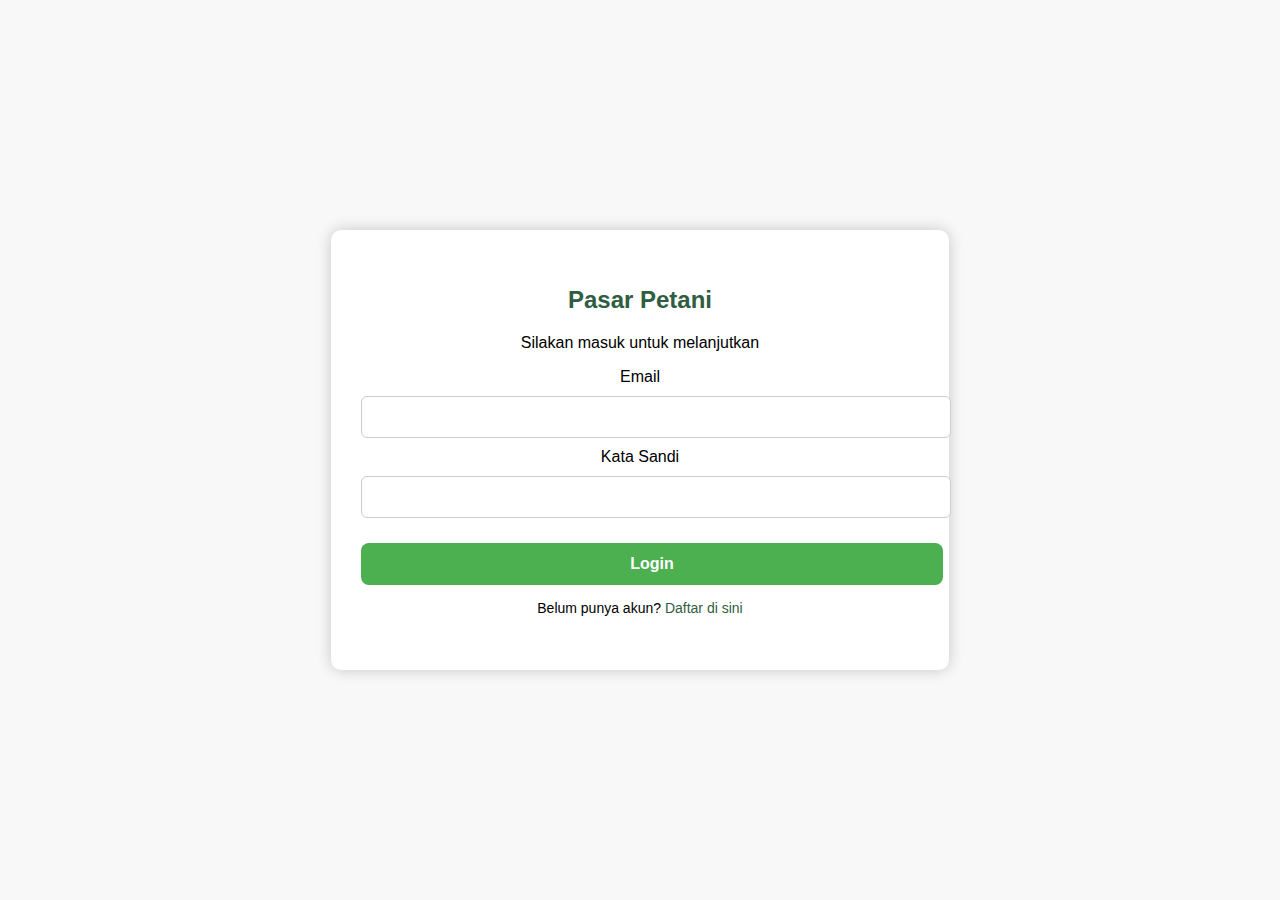
<file: index.html>
<!DOCTYPE html>
<html lang="id">
  <head>
    <meta charset="UTF-8" />
    <meta name="viewport" content="width=device-width, initial-scale=1.0" />
    <title>Login - Pasar Petani</title>
    <link rel="stylesheet" href="Style.css" />
  </head>
  <body>
    <div class="login-container">
      <h1><strong>Pasar Petani</strong></h1>
      <p class="subtitle">Silakan masuk untuk melanjutkan</p>
      <form action="dashboard.html" method="POST">
        <label for="email">Email</label>
        <input type="email" id="email" name="email" required />

        <label for="password">Kata Sandi</label>
        <input type="password" id="password" name="password" required />

        <div class="full-center">
          <a href="jualbeli.html" class="btn-login">Login</a>
        </div>

        <p class="daftar-link">
          Belum punya akun?
          <a href="#">Daftar di sini</a>
        </p>
      </form>
    </div>
  </body>
</html>
</file>
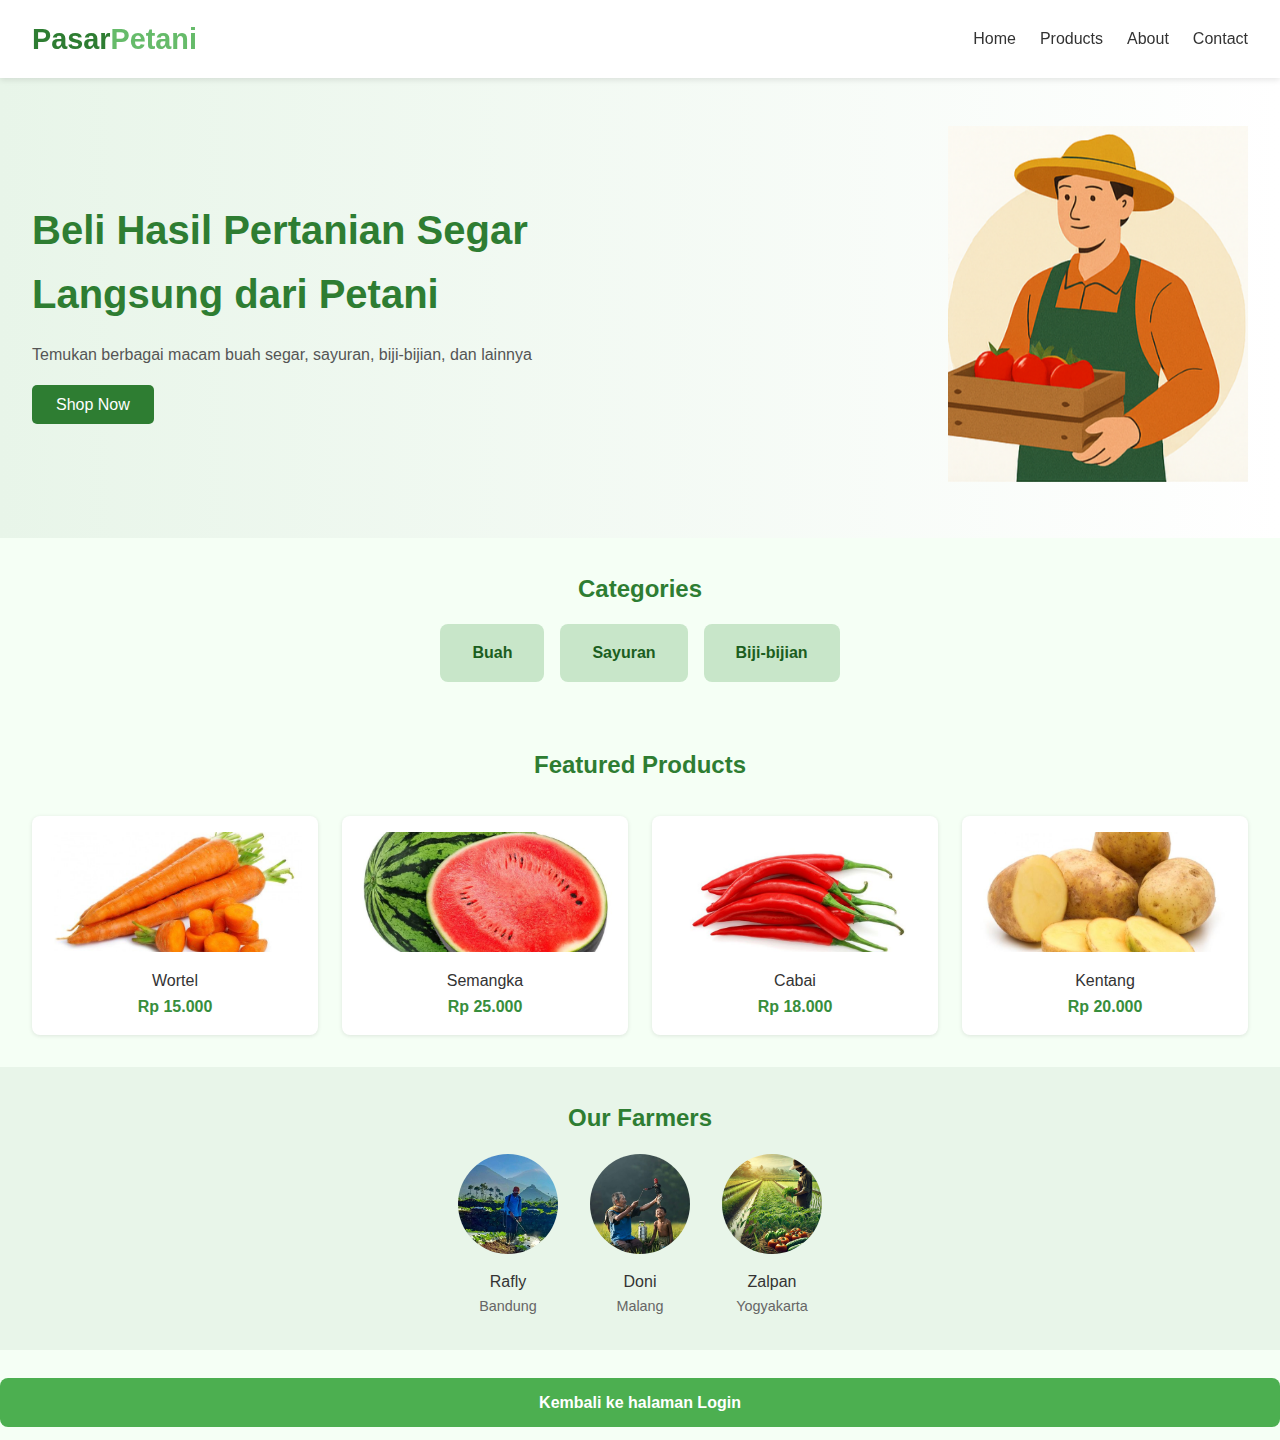
<file: jualbeli.html>
<!DOCTYPE html>
<html lang="id">
  <head>
    <title>Pasar Petani</title>
    <link rel="stylesheet" href="Style2.css" />
  </head>
  <body>
    <header>
      <div class="logo">Pasar<span>Petani</span></div>
      <nav>
        <ul>
          <li><a href="#">Home</a></li>
          <li><a href="#">Products</a></li>
          <li><a href="#">About</a></li>
          <li><a href="#">Contact</a></li>
        </ul>
      </nav>
    </header>

    <section class="hero">
      <div class="hero-text">
        <h1>Beli Hasil Pertanian Segar<br />Langsung dari Petani</h1>
        <p>
          Temukan berbagai macam buah segar, sayuran, biji-bijian, dan lainnya
        </p>
        <a href="#" class="btn">Shop Now</a>
      </div>
      <div class="hero-image">
        <img
          src="aset/Gambar2/IMG_20250526_133625.png"
          alt="Farmer Illustration"
        />
      </div>
    </section>

    <section class="categories">
      <h2>Categories</h2>
      <div class="category-list">
        <div class="category-item">Buah</div>
        <div class="category-item">Sayuran</div>
        <div class="category-item">Biji-bijian</div>
      </div>
    </section>

    <section class="products">
      <h2>Featured Products</h2>
      <div class="product-list">
        <div class="product-item">
          <img
            src="aset/Gambar/ee3c9540-c59a-43da-877a-eaee5f472cd5.jpg"
            alt="Wortel"
          />
          <p>Wortel<br /><span>Rp 15.000</span></p>
        </div>
        <div class="product-item">
          <img
            src="aset/Gambar/0619bfd0-6c92-4fd3-b991-f69e62064a13.jpg"
            alt="Semangka"
          />
          <p>Semangka<br /><span>Rp 25.000</span></p>
        </div>
        <div class="product-item">
          <img
            src="aset/Gambar/1a77f6be-b39d-4947-a2ce-198cb098a981.jpg"
            alt="Cabai"
          />
          <p>Cabai<br /><span>Rp 18.000</span></p>
        </div>
        <div class="product-item">
          <img
            src="aset/Gambar/Take away the extra fat and deep frying, and a….jpg"
            alt="Kentang"
          />
          <p>Kentang<br /><span>Rp 20.000</span></p>
        </div>
      </div>
    </section>

    <section class="farmers">
      <h2>Our Farmers</h2>
      <div class="farmer-list">
        <div class="farmer-item">
          <img src="aset/Gambar2/Kol.jpg" alt="Siti Cahya" />
          <p>Rafly<br /><span>Bandung</span></p>
        </div>
        <div class="farmer-item">
          <img
            src="aset/Gambar2/d6c3481a-08b9-4c68-9c33-62ea85cd6689.jpg"
            alt="Budi Santoso"
          />
          <p>Doni<br /><span>Malang</span></p>
        </div>
        <div class="farmer-item">
          <img
            src="aset/Gambar2/Gambar ini menampilkan petani di tengah ladang….jpg"
            alt="Zalpan"
          />
          <p>Zalpan<br /><span>Yogyakarta</span></p>
        </div>
      </div>
    </section>
  </body>

  <div class="full-center">
    <a href="index.html" class="btn-login">Kembali ke halaman Login</a>
  </div>
</html>
</file>
<file: Style.css>
body {
  font-family: Arial, sans-serif;
  background-color: #f8f8f8;
  margin: 0;
  padding: 0;
  display: flex;
  justify-content: center;
  align-items: center;
  height: 100vh;
}


.login-container {
  background-color: #fff;
  padding: 40px 30px;
  border-radius: 10px;
  box-shadow: 0 0 15px rgba(0, 0, 0, 0.2);
  text-align: center;
}


.login-container h1 {
  font-size: 24px;
  margin-bottom: 20px;
  color: #2f5d3f;
}


input[type="email"],
input[type="password"] {
  width: 100%;
  padding: 12px 15px;
  margin: 10px 0;
  border: 1px solid #ccc;
  border-radius: 6px;
  font-size: 14px;
}


button.login-btn {
  width: 100%;
  padding: 12px;
  background-color: #2f5d3f;
  color: white;
  border: none;
  border-radius: 6px;
  font-size: 16px;
  cursor: pointer;
  margin-top: 10px;
  transition: background-color 0.3s ease;
}

button.login-btn:hover {
  background-color: #244a32;
}


.daftar-link {
  margin-top: 15px;
  font-size: 14px;
}

.daftar-link a {
  color: #2f5d3f;
  text-decoration: none;
}

.daftar-link a:hover {
  text-decoration: underline;
}

a.btn-login {
  display: inline-block;
  width: 100%;
  padding: 12px;
  text-align: center;
  background-color: #4CAF50;
  color: white;
  border-radius: 8px;
  font-size: 16px;
  font-weight: bold;
  text-decoration: none;
  margin-top: 15px;
  transition: background-color 0.3s ease;
}

a.btn-login:hover {
  background-color: #3c8d3c;
}


@media (max-width: 600px) {
  .login-container {
    padding: 25px 20px;
    max-width: 90%;
  }

  input[type="email"],
  input[type="password"] {
    font-size: 14px;
  }

  .login-container h2 {
    font-size: 22px;
  }

  a.btn-login {
    font-size: 15px;
  }

  .small-text {
    font-size: 13px;
  }
}
</file>
<file: Style2.css>
* {
  margin: 0;
  padding: 0;
  box-sizing: border-box;
  font-family: 'Segoe UI', sans-serif;
}

body {
  background-color: #f5fff5;
  color: #333;
  line-height: 1.6;
}


header {
  background-color: #ffffff;
  padding: 1rem 2rem;
  display: flex;
  justify-content: space-between;
  align-items: center;
  box-shadow: 0 2px 6px rgba(0, 0, 0, 0.1);
  position: sticky;
  top: 0;
  z-index: 100;
}

.logo {
  font-size: 1.8rem;
  font-weight: bold;
  color: #2e7d32;
}

.logo span {
  color: #66bb6a;
}

nav ul {
  list-style: none;
  display: flex;
  gap: 1.5rem;
}

nav a {
  text-decoration: none;
  color: #333;
  font-weight: 500;
}

nav a:hover {
  color: #2e7d32;
}


.hero {
  display: flex;
  justify-content: space-between;
  align-items: center;
  padding: 3rem 2rem;
  background: linear-gradient(to right, #e8f5e9, #ffffff);
}

.hero-text {
  max-width: 600px; 
}

.hero-text h1 {
  font-size: 2.5rem;
  color: #2e7d32;
  margin-bottom: 1rem;
}

.hero-text p {
  margin-bottom: 1.5rem;
  color: #555;
}

.btn {
  background-color: #2e7d32;
  color: #fff;
  padding: 0.7rem 1.5rem;
  text-decoration: none;
  border-radius: 5px;
  transition: background 0.3s;
}

.btn:hover {
  background-color: #1b5e20;
}

.hero-image img {
  width: 300px;
  max-width: 100%;
}


.categories {
  padding: 2rem;
  text-align: center;
}

.category-list {
  display: flex;
  justify-content: center;
  gap: 1rem;
  margin-top: 1rem;
}

.category-item {
  padding: 1rem 2rem;
  background-color: #c8e6c9;
  color: #1b5e20;
  border-radius: 8px;
  font-weight: bold;
  cursor: pointer;
}


.products {
  padding: 2rem;
}

.products h2,
.categories h2,
.farmers h2 {
  text-align: center;
  color: #2e7d32;
  margin-bottom: 1rem;
}

.product-list {
  display: grid;
  grid-template-columns: repeat(auto-fit, minmax(160px, 1fr));
  gap: 1.5rem;
  padding-top: 1rem;
}

.product-item {
  background: #fff;
  border-radius: 8px;
  padding: 1rem;
  text-align: center;
  box-shadow: 0 1px 4px rgba(0,0,0,0.1);
}

.product-item img {
  width: 100%;
  height: 120px;
  object-fit: cover;
  border-radius: 6px;
  margin-bottom: 0.5rem;
}

.product-item span {
  color: #388e3c;
  font-weight: bold;
}

/* Farmers */
.farmers {
  padding: 2rem;
  background-color: #e8f5e9;
}

.farmer-list {
  display: flex;
  justify-content: center;
  flex-wrap: wrap;
  gap: 2rem;
  margin-top: 1rem;
}

.farmer-item {
  text-align: center;
}

.farmer-item img {
  width: 100px;
  height: 100px;
  border-radius: 50%;
  object-fit: cover;
  margin-bottom: 0.5rem;
}

.farmer-item span {
  display: block;
  color: #666;
  font-size: 0.9rem;
}

.full-center {
  display: flex;
  justify-content: center;
  align-items: center;
  height: 10vh;
}

.btn-login {
  display: inline-block;
  padding: 10px 20px;
  color: rgb(25, 115, 0);
  text-decoration: none;
  border-radius: 5px;
  font-weight: bold;
  transition: background-color 0.3s;
}

.btn-login:hover {
  background-color: #1b1b1b;
}


@media (max-width: 768px) {
  .hero {
      flex-direction: column;
      text-align: center;
  }

  .hero-image img {
      width: 100%;
      max-width: 400px;
  }

  .category-list {
      flex-direction: column;
      align-items: center; 
  }

  .category-item {
      margin: 0.5rem 0;
      width: 80%; 
  }

  .product-list {
      grid-template-columns: repeat(auto-fit, minmax(150px, 1fr)); 
  }

  .farmer-list {
      flex-direction: column;
      align-items: center;
  }

  .farmer-item img {
      width: 80px;
      height: 80px;
  }
}

@media (max-width: 480px) {
  .hero-text h1 {
      font-size: 2rem;
  }

  .btn {
      padding: 0.5rem 1rem;
  }

  .category-item {
      padding: 0.5rem 1rem;
      font-size: 1rem; 
  }

  .product-item {
      padding: 0.5rem;
  }
}

a.btn-login {
  display: inline-block;
  width: 100%;
  padding: 12px;
  text-align: center;
  background-color: #4CAF50;
  color: white;
  border-radius: 8px;
  font-size: 16px;
  font-weight: bold;
  text-decoration: none;
  margin-top: 15px;
  transition: background-color 0.3s ease;
}

a.btn-login:hover {
  background-color: #3c8d3c;
}

@media (max-width: 600px) {
  .login-container {
    padding: 25px 20px;
    max-width: 90%;
  }

  input[type="email"],
  input[type="password"] {
    font-size: 14px;
  }

  .login-container h2 {
    font-size: 22px;
  }

  a.btn-login {
    font-size: 15px;
  }

  .small-text {
    font-size: 13px;
  }
}
</file>
